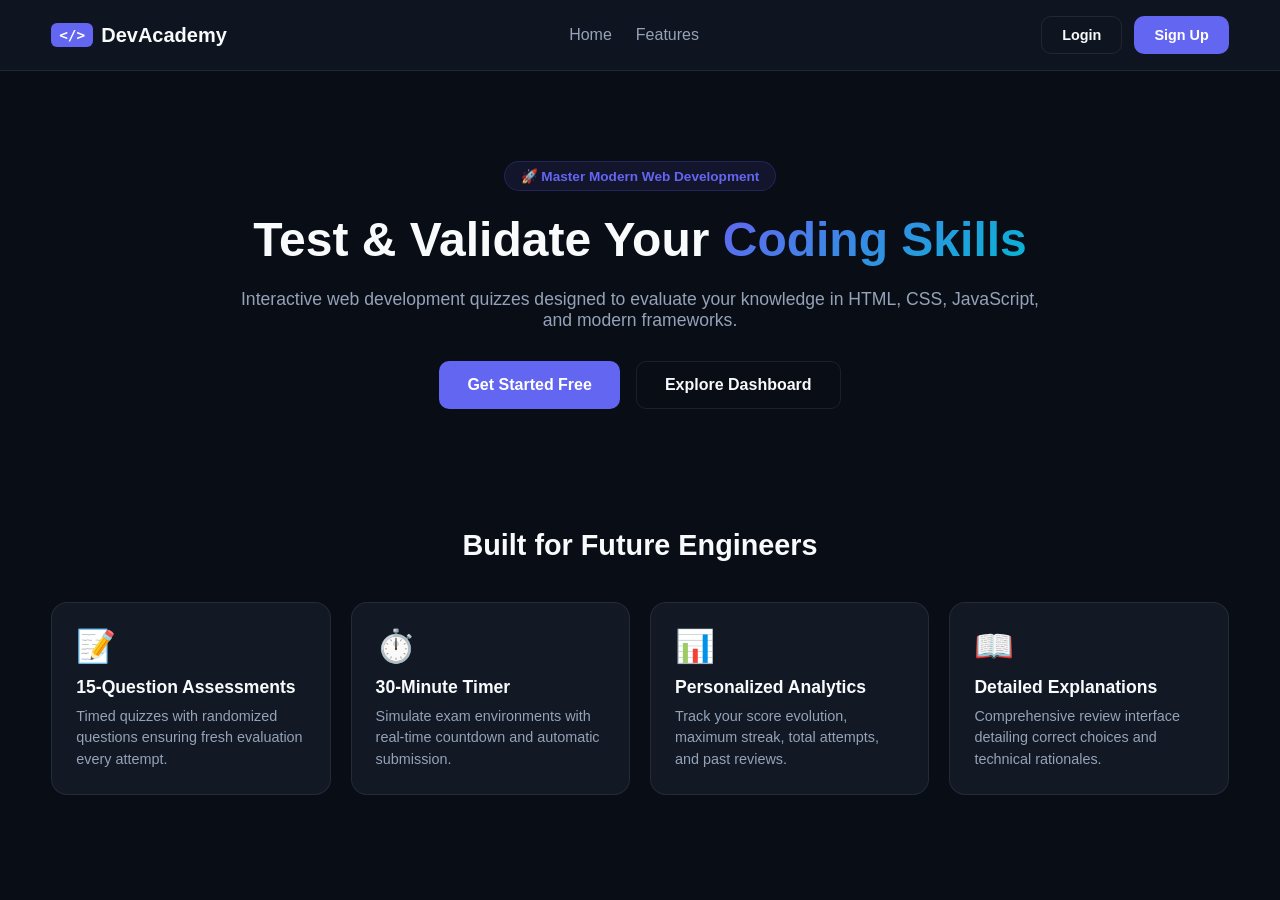
<file: index.html>
<!DOCTYPE html>
<html lang="en">
<head>
    <meta charset="UTF-8">
    <meta name="viewport" content="width=device-width, initial-scale=1.0">
    <title>DevAcademy — Web Development Learning & Quiz</title>
    <link rel="stylesheet" href="style.css">
</head>
<body>
    <header class="navbar">
        <div class="nav-container">
            <a href="index.html" class="brand">
                <span class="brand-badge">&lt;/&gt;</span> DevAcademy
            </a>
            <nav class="nav-menu">
                <a href="index.html">Home</a>
                <a href="#features">Features</a>
            </nav>
            <div class="nav-actions" id="navActions">
                <a href="login.html" class="btn btn-outline">Login</a>
                <a href="signup.html" class="btn btn-primary">Sign Up</a>
            </div>
        </div>
    </header>

    <main class="content-body">
        <section class="hero">
            <div class="hero-badge">🚀 Master Modern Web Development</div>
            <h1>Test & Validate Your <span class="gradient-text">Coding Skills</span></h1>
            <p>Interactive web development quizzes designed to evaluate your knowledge in HTML, CSS, JavaScript, and modern frameworks.</p>
            <div class="hero-cta">
                <a href="signup.html" id="heroStartBtn" class="btn btn-primary btn-lg">Get Started Free</a>
                <a href="login.html" id="heroExploreBtn" class="btn btn-outline btn-lg">Explore Dashboard</a>
            </div>
        </section>

        <section class="features-section" id="features">
            <h2 class="section-title">Built for Future Engineers</h2>
            <div class="features-grid">
                <div class="feature-card">
                    <div class="feature-icon">📝</div>
                    <h3>15-Question Assessments</h3>
                    <p>Timed quizzes with randomized questions ensuring fresh evaluation every attempt.</p>
                </div>
                <div class="feature-card">
                    <div class="feature-icon">⏱️</div>
                    <h3>30-Minute Timer</h3>
                    <p>Simulate exam environments with real-time countdown and automatic submission.</p>
                </div>
                <div class="feature-card">
                    <div class="feature-icon">📊</div>
                    <h3>Personalized Analytics</h3>
                    <p>Track your score evolution, maximum streak, total attempts, and past reviews.</p>
                </div>
                <div class="feature-card">
                    <div class="feature-icon">📖</div>
                    <h3>Detailed Explanations</h3>
                    <p>Comprehensive review interface detailing correct choices and technical rationales.</p>
                </div>
            </div>
        </section>
    </main>

    <script src="script.js"></script>
</body>
</html>
</file>
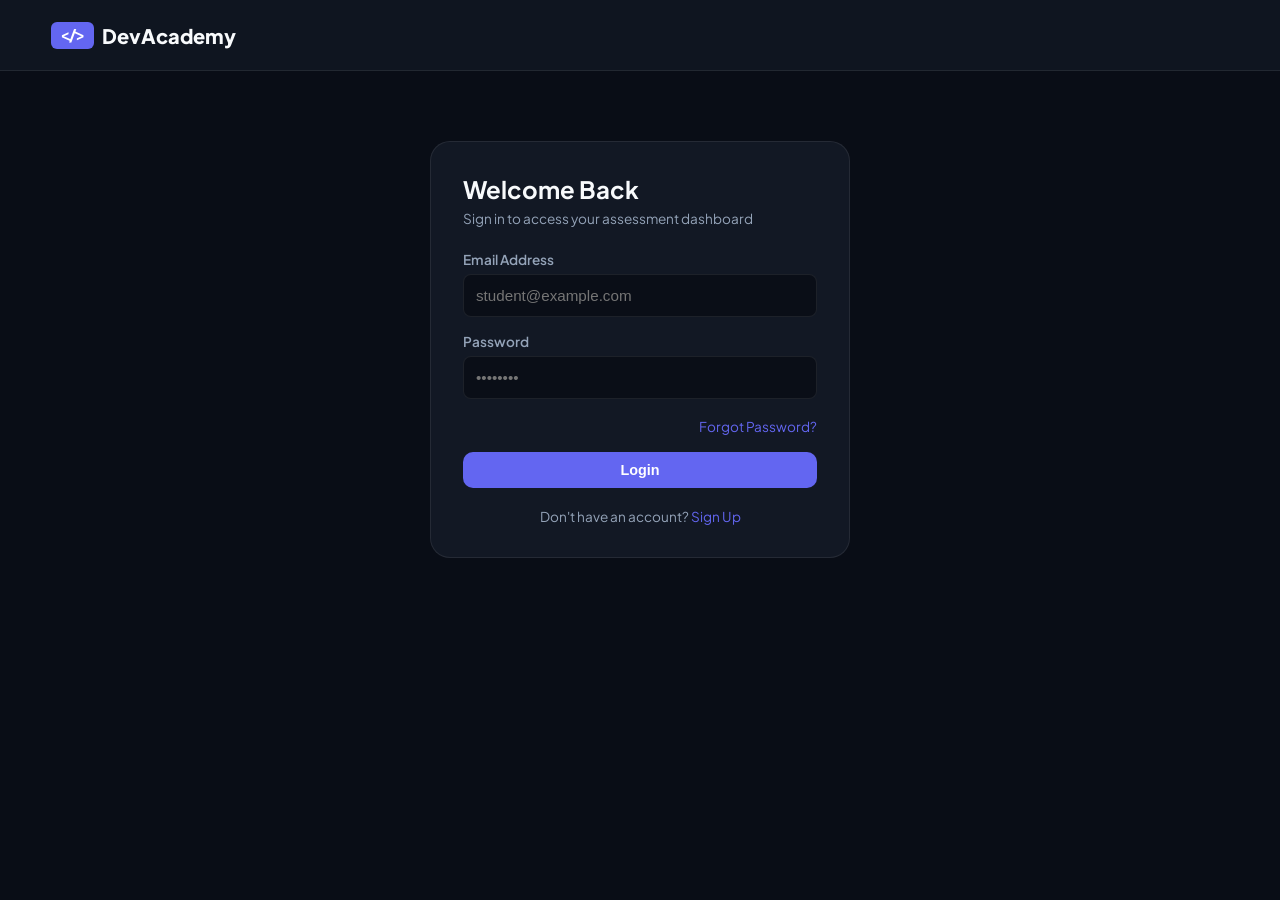
<file: dashboard.html>
<!DOCTYPE html>
<html lang="en">
<head>
    <meta charset="UTF-8">
    <meta name="viewport" content="width=device-width, initial-scale=1.0">
    <title>Student Dashboard — DevAcademy</title>
    <link rel="stylesheet" href="style.css">
</head>
<body>
    <header class="navbar">
        <div class="nav-container">
            <a href="index.html" class="brand"><span class="brand-badge">&lt;/&gt;</span> DevAcademy</a>
            <div class="nav-actions">
                <a href="index.html" class="btn btn-outline">← Back to Home</a>
                <button class="btn btn-primary" id="logoutBtn">Logout</button>
            </div>
        </div>
    </header>

    <main class="content-body">
        <div class="dashboard-header">
            <h1>Welcome back, <span id="dashStudentName">Student</span> 👋</h1>
            <p>Track your evaluation stats or launch a new technical quiz.</p>
        </div>

        <div class="stats-row">
            <div class="stat-card">
                <span class="stat-icon">🏆</span>
                <div>
                    <span class="stat-label">Best Score</span>
                    <h3 id="statBestScore">0/15 (0%)</h3>
                </div>
            </div>
            <div class="stat-card">
                <span class="stat-icon">📈</span>
                <div>
                    <span class="stat-label">Total Attempts</span>
                    <h3 id="statAttempts">0</h3>
                </div>
            </div>
            <div class="stat-card">
                <span class="stat-icon">⚡</span>
                <div>
                    <span class="stat-label">Last Score</span>
                    <h3 id="statLastScore">--</h3>
                </div>
            </div>
        </div>

        <div class="courses-section">
            <h2>Available Skill Assessments</h2>
            <div class="courses-grid">
                <div class="course-card">
                    <div class="course-badge">Core Assessment</div>
                    <h3>Web Development Assessment</h3>
                    <p>15 Questions • 30 Minutes • HTML, CSS, JS & Modern Web Architecture</p>
                    <a href="quiz.html" class="btn btn-primary">Start Assessment</a>
                </div>
            </div>
        </div>
    </main>

    <script src="dashboard.js"></script>
</body>
</html>
</file>
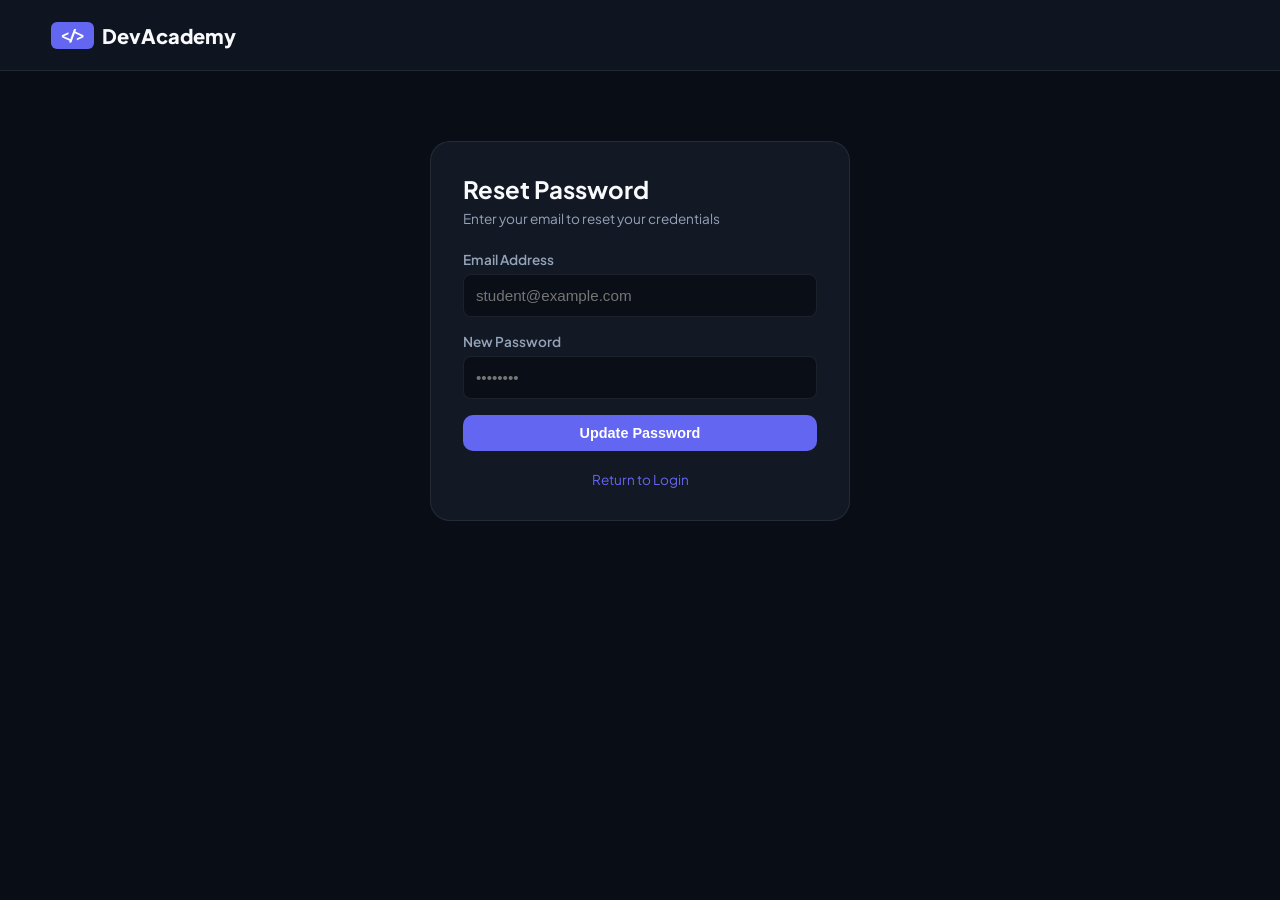
<file: forgot-password.html>
<!DOCTYPE html>
<html lang="en">
<head>
    <meta charset="UTF-8">
    <meta name="viewport" content="width=device-width, initial-scale=1.0">
    <title>Reset Password — DevAcademy</title>
    <link href="https://fonts.googleapis.com/css2?family=Plus+Jakarta+Sans:wght@400;500;600;700;800&family=JetBrains+Mono:wght@500;700&display=swap" rel="stylesheet">
    <link rel="stylesheet" href="style.css">
</head>
<body>
    <header class="navbar">
        <div class="nav-container">
            <a href="index.html" class="brand"><span class="brand-badge">&lt;/&gt;</span> DevAcademy</a>
        </div>
    </header>

    <main class="content-body">
        <div class="auth-card">
            <h2>Reset Password</h2>
            <p class="auth-sub">Enter your email to reset your credentials</p>
            <form id="forgotForm">
                <div class="form-group">
                    <label>Email Address</label>
                    <input type="email" id="forgotEmail" required placeholder="student@example.com">
                </div>
                <div class="form-group">
                    <label>New Password</label>
                    <input type="password" id="forgotNewPassword" required placeholder="••••••••">
                </div>
                <button type="submit" class="btn btn-primary btn-block">Update Password</button>
            </form>
            <p class="auth-footer"><a href="login.html">Return to Login</a></p>
        </div>
    </main>

    <script src="forgot-password.js"></script>
</body>
</html>
</file>
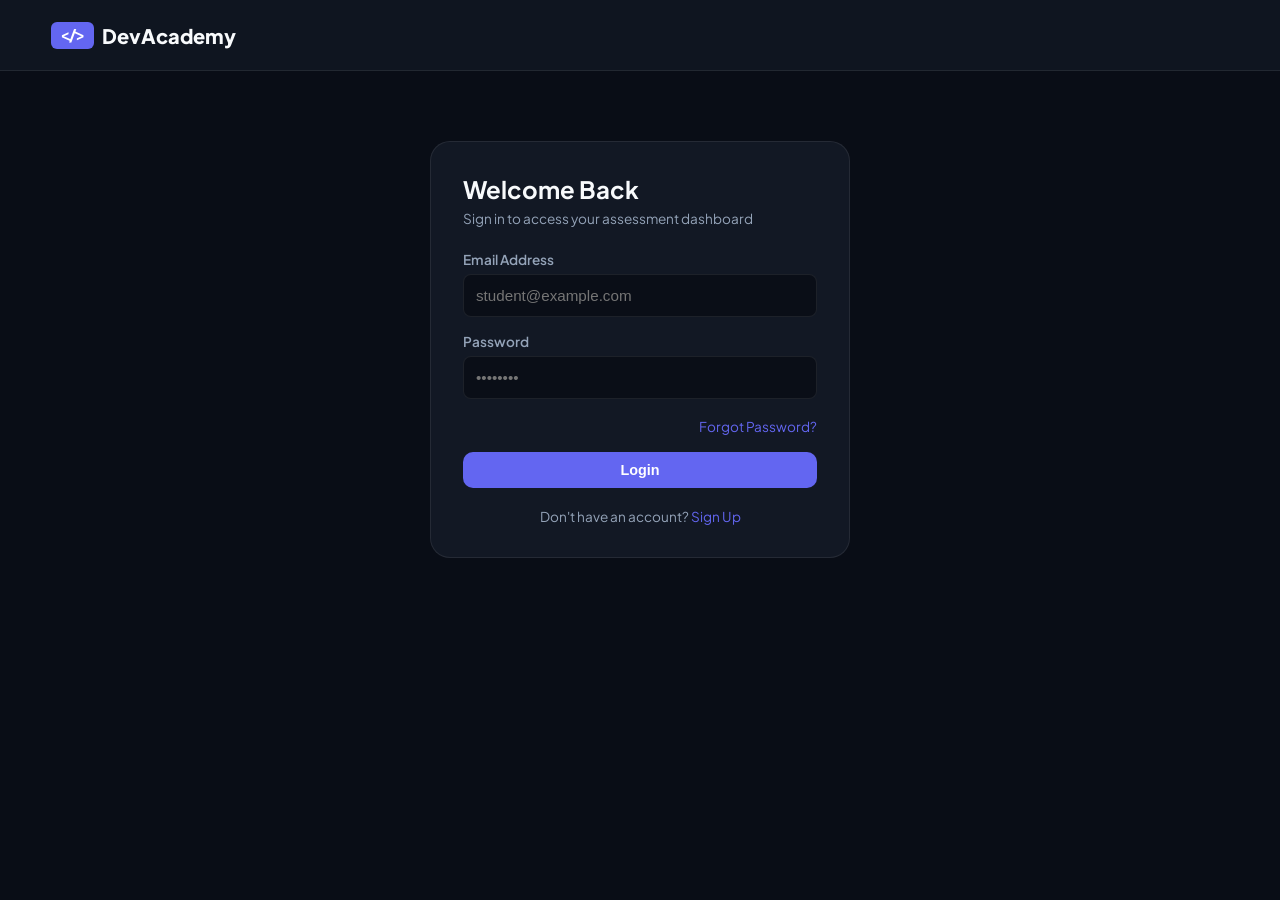
<file: login.html>
<!DOCTYPE html>
<html lang="en">
<head>
    <meta charset="UTF-8">
    <meta name="viewport" content="width=device-width, initial-scale=1.0">
    <title>Login — DevAcademy</title>
    <link href="https://fonts.googleapis.com/css2?family=Plus+Jakarta+Sans:wght@400;500;600;700;800&family=JetBrains+Mono:wght@500;700&display=swap" rel="stylesheet">
    <link rel="stylesheet" href="style.css">
</head>
<body>
    <header class="navbar">
        <div class="nav-container">
            <a href="index.html" class="brand"><span class="brand-badge">&lt;/&gt;</span> DevAcademy</a>
        </div>
    </header>

    <main class="content-body">
        <div class="auth-card">
            <h2>Welcome Back</h2>
            <p class="auth-sub">Sign in to access your assessment dashboard</p>
            <form id="loginForm">
                <div class="form-group">
                    <label>Email Address</label>
                    <input type="email" id="loginEmail" required placeholder="student@example.com">
                </div>
                <div class="form-group">
                    <label>Password</label>
                    <input type="password" id="loginPassword" required placeholder="••••••••">
                </div>
                <div class="form-options">
                    <a href="forgot-password.html">Forgot Password?</a>
                </div>
                <button type="submit" class="btn btn-primary btn-block">Login</button>
            </form>
            <p class="auth-footer">Don't have an account? <a href="signup.html">Sign Up</a></p>
        </div>
    </main>

    <script src="login.js"></script>
</body>
</html>
</file>
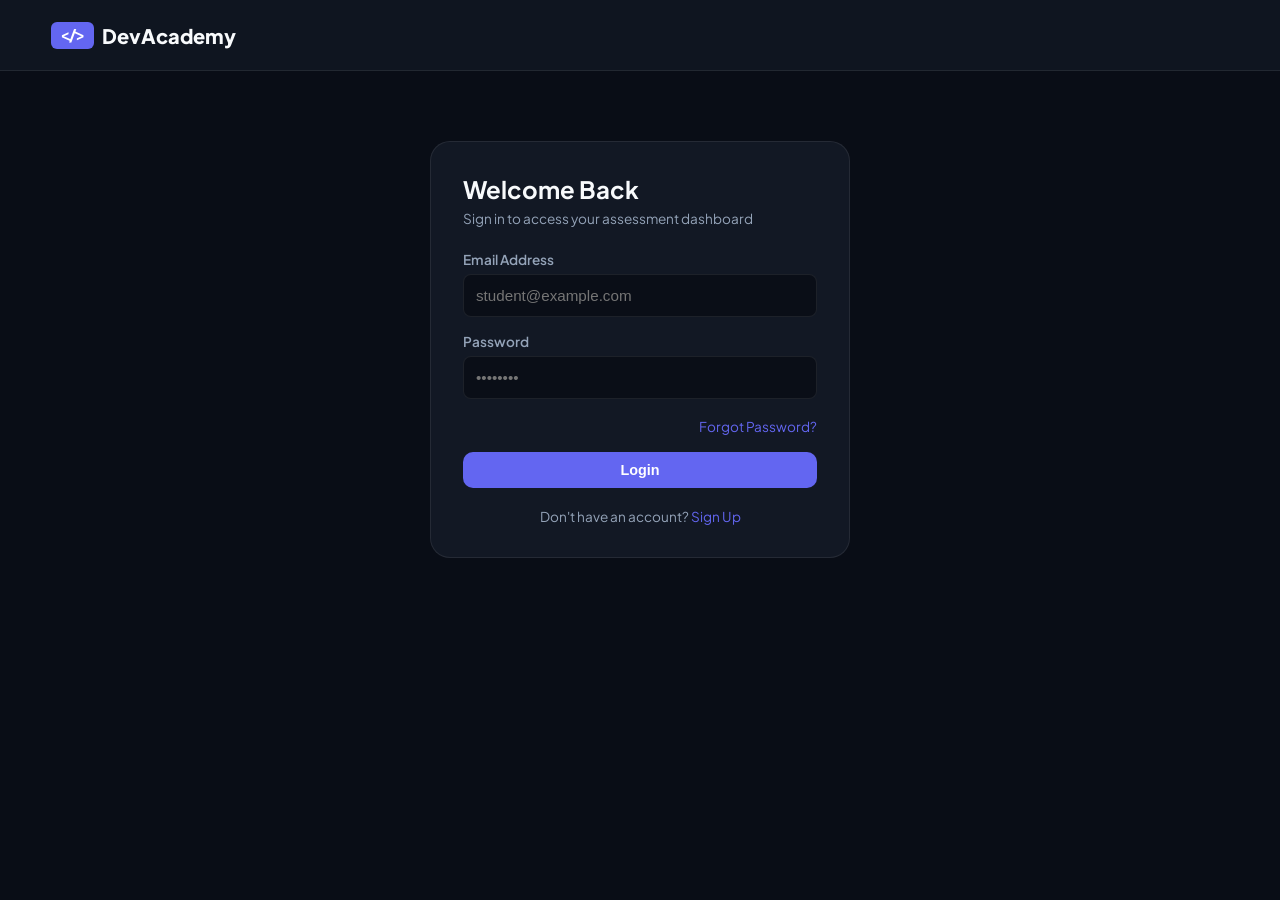
<file: quiz.html>
<!DOCTYPE html>
<html lang="en">
<head>
    <meta charset="UTF-8">
    <meta name="viewport" content="width=device-width, initial-scale=1.0">
    <title>Assessment — DevAcademy</title>
    <link href="https://fonts.googleapis.com/css2?family=Plus+Jakarta+Sans:wght@400;500;600;700;800&family=JetBrains+Mono:wght@500;700&display=swap" rel="stylesheet">
    <link rel="stylesheet" href="style.css">
</head>
<body>
    <header class="navbar">
        <div class="nav-container">
            <a href="dashboard.html" class="brand"><span class="brand-badge">&lt;/&gt;</span> DevAcademy</a>
        </div>
    </header>

    <main class="content-body">
        <div class="quiz-container">
            <div class="quiz-header">
                <div>
                    <span class="quiz-tag">Question <span id="quizCurrentIndex">1</span> of 15</span>
                    <h2>Web Development Assessment</h2>
                </div>
                <div class="timer-box">
                    <span class="timer-label">Time Remaining</span>
                    <span id="timerDisplay" class="timer-value">30:00</span>
                </div>
            </div>

            <div class="quiz-progress">
                <div class="quiz-progress-bar" id="quizProgressBar"></div>
            </div>

            <div class="quiz-body">
                <h3 id="questionText" class="question-text">Loading question...</h3>
                <div id="optionsContainer" class="options-container"></div>
            </div>

            <div class="quiz-footer">
                <button class="btn btn-outline" id="prevBtn">Previous</button>
                <button class="btn btn-primary" id="nextBtn">Next</button>
                <button class="btn btn-success" id="submitBtn">Submit Quiz</button>
            </div>
        </div>
    </main>

    <script src="questions.js"></script>
    <script src="quiz.js"></script>
</body>
</html>
</file>
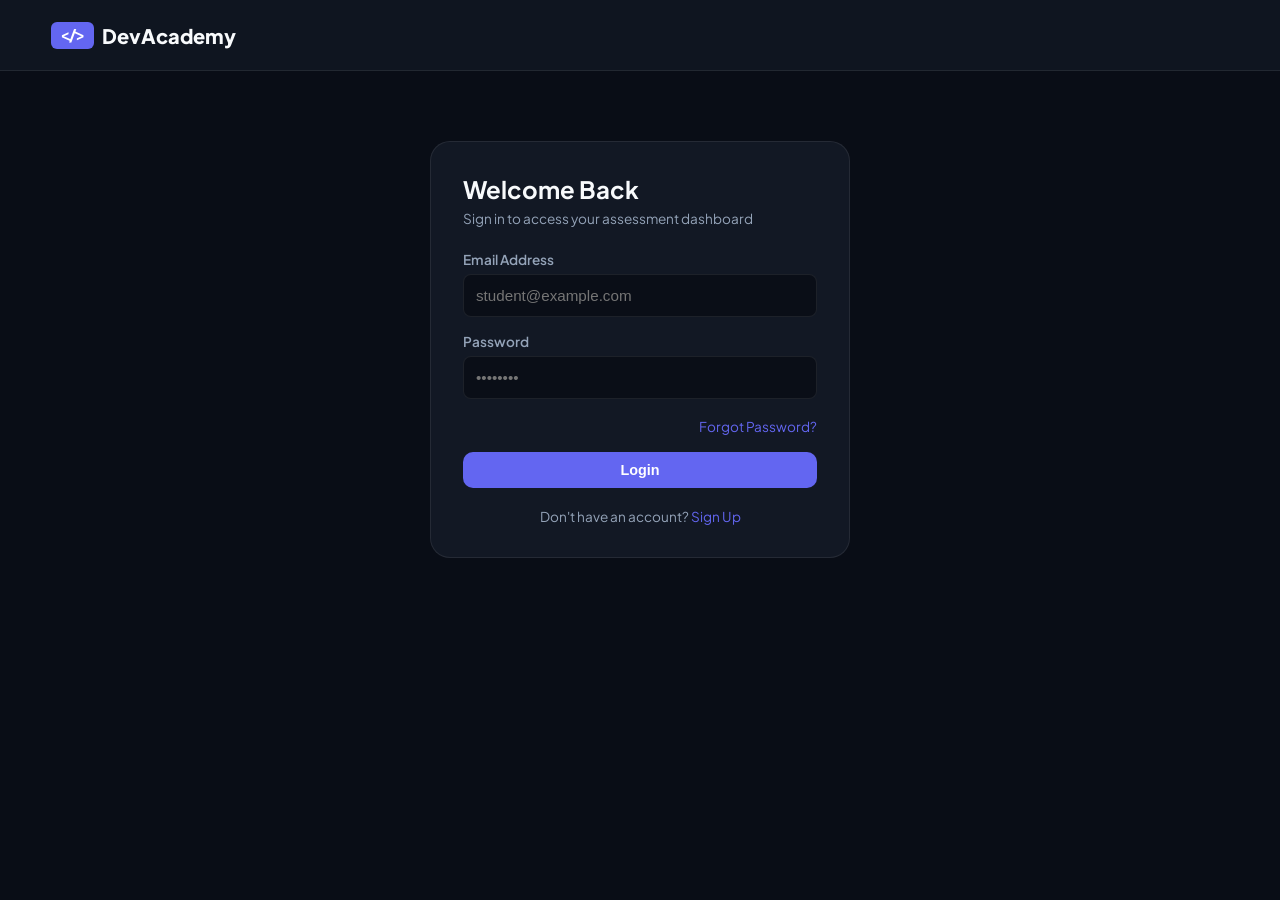
<file: result.html>
<!DOCTYPE html>
<html lang="en">
<head>
    <meta charset="UTF-8">
    <meta name="viewport" content="width=device-width, initial-scale=1.0">
    <title>Assessment Results — DevAcademy</title>
    <link href="https://fonts.googleapis.com/css2?family=Plus+Jakarta+Sans:wght@400;500;600;700;800&family=JetBrains+Mono:wght@500;700&display=swap" rel="stylesheet">
    <link rel="stylesheet" href="style.css">
</head>
<body>
    <header class="navbar">
        <div class="nav-container">
            <a href="dashboard.html" class="brand"><span class="brand-badge">&lt;/&gt;</span> DevAcademy</a>
        </div>
    </header>

    <main class="content-body">
        <div class="result-card">
            <div class="result-badge" id="resultBadge">Passed</div>
            <h2>Assessment Completed!</h2>
            <p id="resultFeedback">Great job on finishing the assessment.</p>

            <div class="score-display">
                <span id="resultScore" class="big-score">0 / 15</span>
                <span id="resultPercentage" class="percentage-score">0%</span>
            </div>

            <div class="result-stats">
                <div>
                    <span>Best Score</span>
                    <strong id="resultBest">0%</strong>
                </div>
                <div>
                    <span>Total Attempts</span>
                    <strong id="resultAttempts">1</strong>
                </div>
            </div>

            <div class="result-actions">
                <a href="review.html" class="btn btn-primary">Review Answers</a>
                <a href="dashboard.html" class="btn btn-outline">Back to Dashboard</a>
            </div>
        </div>
    </main>

    <script src="result.js"></script>
</body>
</html>
</file>
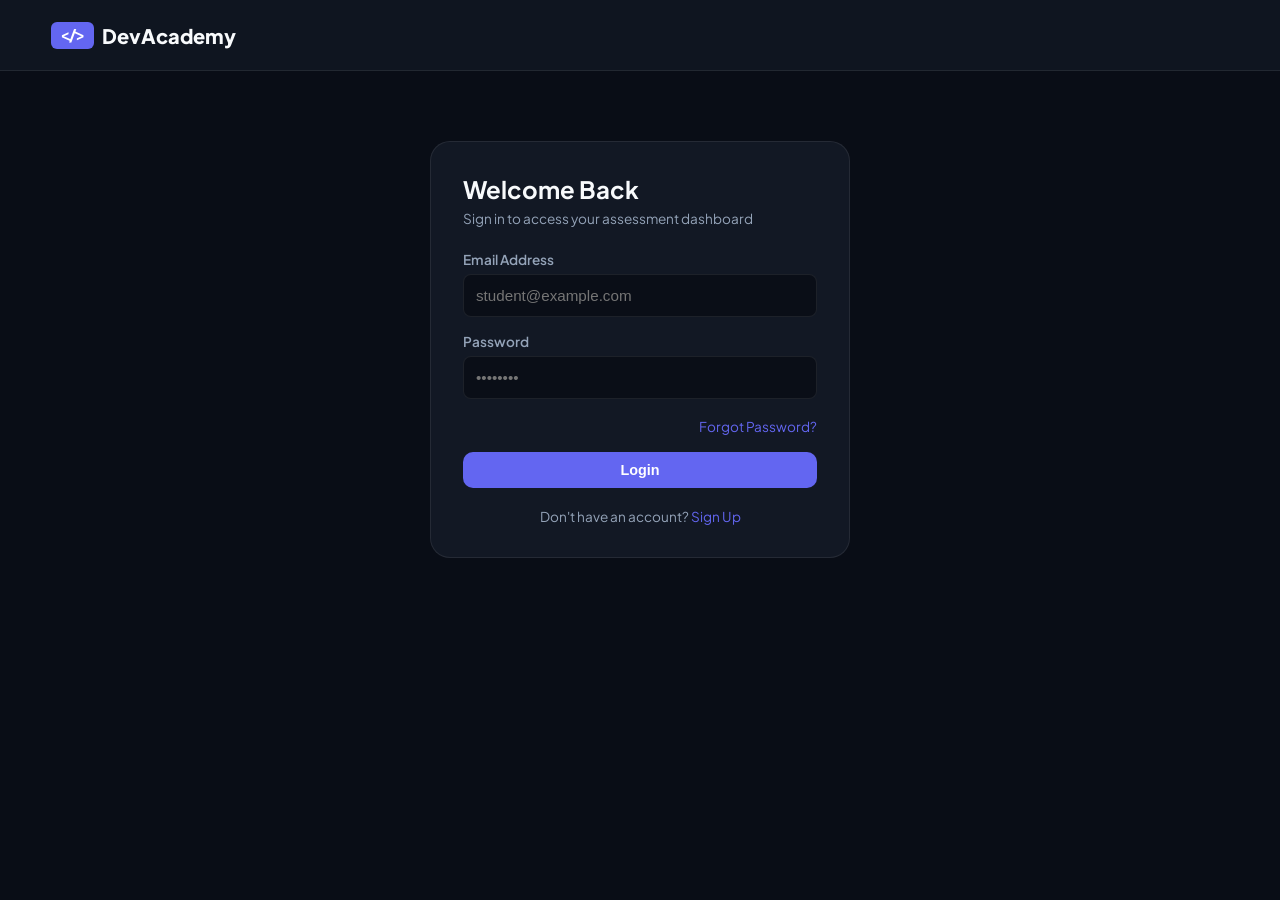
<file: review.html>
<!DOCTYPE html>
<html lang="en">
<head>
    <meta charset="UTF-8">
    <meta name="viewport" content="width=device-width, initial-scale=1.0">
    <title>Review Answers — DevAcademy</title>
    <link href="https://fonts.googleapis.com/css2?family=Plus+Jakarta+Sans:wght@400;500;600;700;800&family=JetBrains+Mono:wght@500;700&display=swap" rel="stylesheet">
    <link rel="stylesheet" href="style.css">
</head>
<body>
    <header class="navbar">
        <div class="nav-container">
            <a href="dashboard.html" class="brand"><span class="brand-badge">&lt;/&gt;</span> DevAcademy</a>
            <a href="dashboard.html" class="btn btn-outline">Back to Dashboard</a>
        </div>
    </header>

    <main class="content-body">
        <div class="review-container">
            <div class="review-header">
                <h2>Answer Key & Explanations</h2>
            </div>
            <div id="reviewFeed" class="review-feed"></div>
        </div>
    </main>

    <script src="questions.js"></script>
    <script src="review.js"></script>
</body>
</html>
</file>
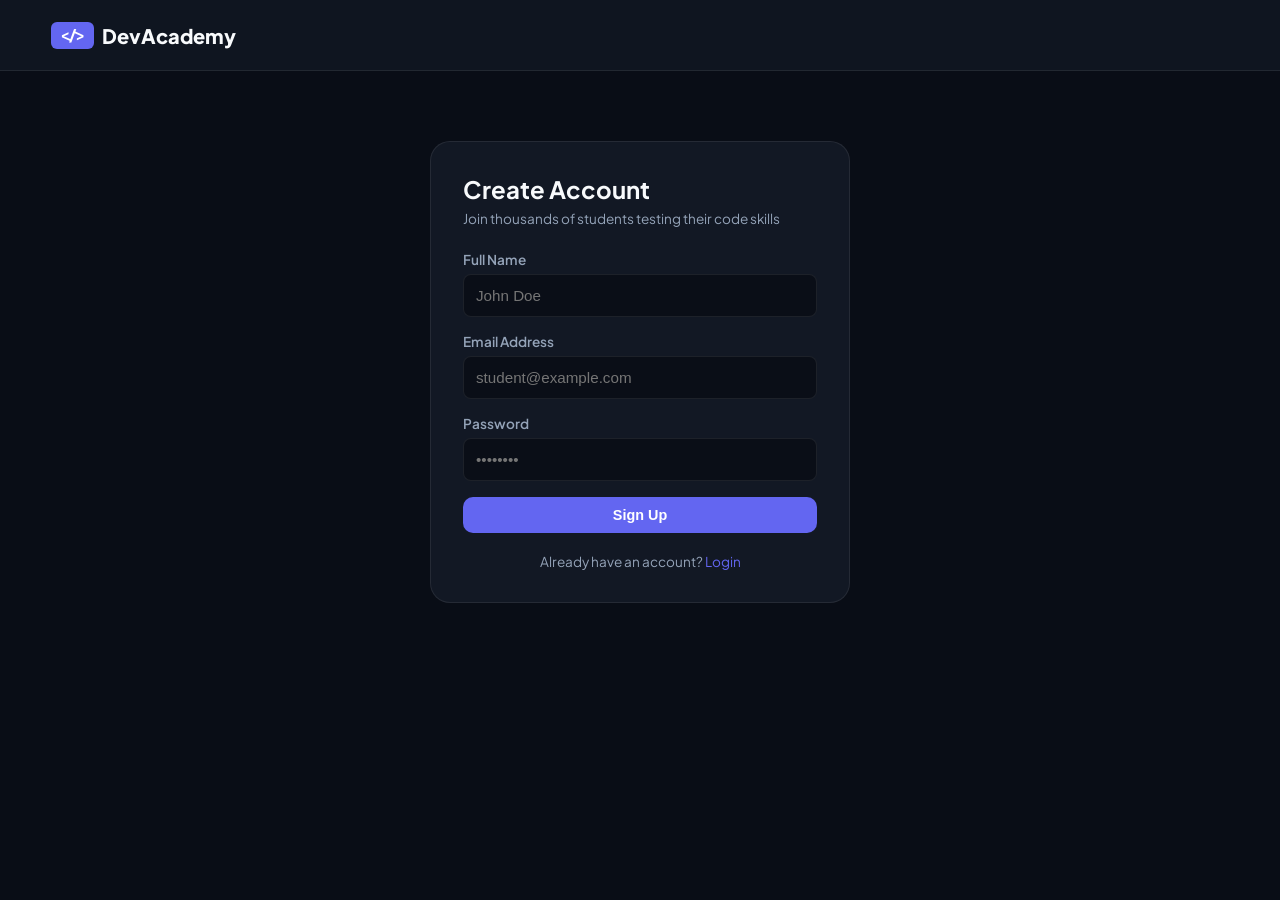
<file: signup.html>
<!DOCTYPE html>
<html lang="en">
<head>
    <meta charset="UTF-8">
    <meta name="viewport" content="width=device-width, initial-scale=1.0">
    <title>Sign Up — DevAcademy</title>
    <link href="https://fonts.googleapis.com/css2?family=Plus+Jakarta+Sans:wght@400;500;600;700;800&family=JetBrains+Mono:wght@500;700&display=swap" rel="stylesheet">
    <link rel="stylesheet" href="style.css">
</head>
<body>
    <header class="navbar">
        <div class="nav-container">
            <a href="index.html" class="brand"><span class="brand-badge">&lt;/&gt;</span> DevAcademy</a>
        </div>
    </header>

    <main class="content-body">
        <div class="auth-card">
            <h2>Create Account</h2>
            <p class="auth-sub">Join thousands of students testing their code skills</p>
            <form id="signupForm">
                <div class="form-group">
                    <label>Full Name</label>
                    <input type="text" id="signupName" required placeholder="John Doe">
                </div>
                <div class="form-group">
                    <label>Email Address</label>
                    <input type="email" id="signupEmail" required placeholder="student@example.com">
                </div>
                <div class="form-group">
                    <label>Password</label>
                    <input type="password" id="signupPassword" required placeholder="••••••••">
                </div>
                <button type="submit" class="btn btn-primary btn-block">Sign Up</button>
            </form>
            <p class="auth-footer">Already have an account? <a href="login.html">Login</a></p>
        </div>
    </main>

    <script src="signup.js"></script>
</body>
</html>
</file>
<file: style.css>
* {
    margin: 0;
    padding: 0;
    box-sizing: border-box;
}

:root {
    --bg-dark: #090d16;
    --card-bg: #121824;
    --border-color: rgba(255, 255, 255, 0.08);
    --primary: #6366f1;
    --primary-hover: #4f46e5;
    --secondary: #06b6d4;
    --success: #10b981;
    --danger: #ef4444;
    --warning: #f59e0b;
    --text-primary: #f8fafc;
    --text-secondary: #94a3b8;
}

body {
    background-color: var(--bg-dark);
    color: var(--text-primary);
    font-family: 'Plus Jakarta Sans', sans-serif;
    min-height: 100vh;
    display: flex;
    flex-direction: column;
}

.navbar {
    background: rgba(18, 24, 36, 0.8);
    backdrop-filter: blur(12px);
    border-bottom: 1px solid var(--border-color);
    position: sticky;
    top: 0;
    z-index: 100;
}

.nav-container {
    width: min(1200px, 92%);
    margin: 0 auto;
    height: 70px;
    display: flex;
    align-items: center;
    justify-content: space-between;
}

.brand {
    font-size: 1.25rem;
    font-weight: 800;
    color: var(--text-primary);
    text-decoration: none;
    display: flex;
    align-items: center;
    gap: 8px;
}

.brand-badge {
    background: var(--primary);
    color: #fff;
    font-family: 'JetBrains Mono', monospace;
    font-size: 0.9rem;
    padding: 4px 8px;
    border-radius: 6px;
}

.nav-menu {
    display: flex;
    gap: 24px;
}

.nav-menu a {
    color: var(--text-secondary);
    text-decoration: none;
    font-weight: 500;
    transition: color 0.2s;
}

.nav-menu a:hover {
    color: var(--text-primary);
}

.nav-actions {
    display: flex;
    gap: 12px;
}

.content-body {
    flex: 1;
    width: min(1200px, 92%);
    margin: 30px auto;
}

.btn {
    padding: 10px 20px;
    border-radius: 10px;
    font-weight: 600;
    font-size: 0.9rem;
    cursor: pointer;
    border: none;
    transition: all 0.2s;
    text-decoration: none;
    display: inline-flex;
    align-items: center;
    justify-content: center;
}

.btn-primary { background: var(--primary); color: #fff; }
.btn-primary:hover { background: var(--primary-hover); }

.btn-outline { background: transparent; border: 1px solid var(--border-color); color: var(--text-primary); }
.btn-outline:hover { background: rgba(255, 255, 255, 0.05); }

.btn-success { background: var(--success); color: #fff; }
.btn-success:hover { filter: brightness(0.9); }

.btn-lg { padding: 14px 28px; font-size: 1rem; }
.btn-block { width: 100%; }

.hero {
    text-align: center;
    padding: 60px 0;
    max-width: 800px;
    margin: 0 auto;
}

.hero-badge {
    display: inline-block;
    background: rgba(99, 102, 241, 0.1);
    color: var(--primary);
    border: 1px solid rgba(99, 102, 241, 0.2);
    padding: 6px 16px;
    border-radius: 20px;
    font-size: 0.85rem;
    font-weight: 600;
    margin-bottom: 20px;
}

.hero h1 {
    font-size: 3rem;
    font-weight: 800;
    line-height: 1.2;
    margin-bottom: 20px;
}

.gradient-text {
    background: linear-gradient(135deg, var(--primary), var(--secondary));
    -webkit-background-clip: text;
    -webkit-text-fill-color: transparent;
}

.hero p {
    color: var(--text-secondary);
    font-size: 1.1rem;
    margin-bottom: 30px;
}

.hero-cta {
    display: flex;
    gap: 16px;
    justify-content: center;
}

.features-section {
    padding: 60px 0;
}

.section-title {
    text-align: center;
    font-size: 1.8rem;
    margin-bottom: 40px;
}

.features-grid {
    display: grid;
    grid-template-columns: repeat(auto-fit, minmax(250px, 1fr));
    gap: 20px;
}

.feature-card {
    background: var(--card-bg);
    border: 1px solid var(--border-color);
    padding: 24px;
    border-radius: 16px;
}

.feature-icon {
    font-size: 2rem;
    margin-bottom: 12px;
}

.feature-card h3 {
    font-size: 1.1rem;
    margin-bottom: 8px;
}

.feature-card p {
    color: var(--text-secondary);
    font-size: 0.9rem;
    line-height: 1.5;
}

.auth-card {
    background: var(--card-bg);
    border: 1px solid var(--border-color);
    max-width: 420px;
    margin: 40px auto;
    padding: 32px;
    border-radius: 20px;
}

.auth-card h2 {
    font-size: 1.5rem;
    margin-bottom: 6px;
}

.auth-sub {
    color: var(--text-secondary);
    font-size: 0.85rem;
    margin-bottom: 24px;
}

.form-group {
    margin-bottom: 16px;
}

.form-group label {
    display: block;
    font-size: 0.85rem;
    font-weight: 600;
    margin-bottom: 6px;
    color: var(--text-secondary);
}

.form-group input {
    width: 100%;
    padding: 12px;
    background: #0a0e17;
    border: 1px solid var(--border-color);
    border-radius: 8px;
    color: var(--text-primary);
    font-size: 0.95rem;
}

.form-options {
    text-align: right;
    margin-bottom: 16px;
}

.form-options a, .auth-footer a {
    color: var(--primary);
    text-decoration: none;
    font-size: 0.85rem;
}

.auth-footer {
    text-align: center;
    margin-top: 20px;
    font-size: 0.85rem;
    color: var(--text-secondary);
}

.dashboard-header {
    margin-bottom: 30px;
}

.stats-row {
    display: grid;
    grid-template-columns: repeat(auto-fit, minmax(220px, 1fr));
    gap: 20px;
    margin-bottom: 40px;
}

.stat-card {
    background: var(--card-bg);
    border: 1px solid var(--border-color);
    padding: 20px;
    border-radius: 16px;
    display: flex;
    align-items: center;
    gap: 16px;
}

.stat-icon {
    font-size: 2rem;
}

.stat-label {
    font-size: 0.8rem;
    color: var(--text-secondary);
    text-transform: uppercase;
    letter-spacing: 0.5px;
}

.stat-card h3 {
    font-size: 1.25rem;
    margin-top: 4px;
}

.courses-grid {
    display: grid;
    gap: 20px;
    margin-top: 20px;
}

.course-card {
    background: var(--card-bg);
    border: 1px solid var(--border-color);
    padding: 28px;
    border-radius: 20px;
    position: relative;
}

.course-badge {
    position: absolute;
    top: 20px;
    right: 20px;
    background: rgba(6, 182, 212, 0.1);
    color: var(--secondary);
    padding: 4px 12px;
    border-radius: 20px;
    font-size: 0.75rem;
    font-weight: 700;
}

.course-card h3 {
    font-size: 1.3rem;
    margin-bottom: 8px;
}

.course-card p {
    color: var(--text-secondary);
    margin-bottom: 20px;
}

.quiz-container {
    background: var(--card-bg);
    border: 1px solid var(--border-color);
    border-radius: 20px;
    padding: 30px;
    max-width: 800px;
    margin: 0 auto;
}

.quiz-header {
    display: flex;
    justify-content: space-between;
    align-items: center;
    margin-bottom: 20px;
}

.quiz-tag {
    color: var(--primary);
    font-size: 0.85rem;
    font-weight: 700;
}

.timer-box {
    background: #0a0e17;
    border: 1px solid var(--border-color);
    padding: 8px 16px;
    border-radius: 10px;
    text-align: right;
}

.timer-label {
    display: block;
    font-size: 0.7rem;
    color: var(--text-secondary);
    text-transform: uppercase;
}

.timer-value {
    font-family: 'JetBrains Mono', monospace;
    font-size: 1.2rem;
    font-weight: 700;
    color: var(--warning);
}

.quiz-progress {
    height: 6px;
    background: #0a0e17;
    border-radius: 10px;
    overflow: hidden;
    margin-bottom: 30px;
}

.quiz-progress-bar {
    height: 100%;
    width: 0%;
    background: var(--primary);
    transition: width 0.3s;
}

.question-text {
    font-size: 1.2rem;
    margin-bottom: 24px;
    line-height: 1.4;
}

.options-container {
    display: flex;
    flex-direction: column;
    gap: 12px;
    margin-bottom: 30px;
}

.option-btn {
    background: #0a0e17;
    border: 1px solid var(--border-color);
    padding: 14px 18px;
    border-radius: 10px;
    color: var(--text-primary);
    font-size: 0.95rem;
    text-align: left;
    cursor: pointer;
    transition: all 0.2s;
    display: flex;
    align-items: center;
    gap: 12px;
}

.option-btn:hover {
    border-color: var(--primary);
    background: rgba(99, 102, 241, 0.05);
}

.option-btn.selected {
    border-color: var(--primary);
    background: rgba(99, 102, 241, 0.15);
}

.option-btn .opt-key {
    background: rgba(255, 255, 255, 0.08);
    padding: 2px 8px;
    border-radius: 4px;
    font-size: 0.8rem;
    font-weight: 700;
}

.quiz-footer {
    display: flex;
    justify-content: space-between;
    align-items: center;
}

.result-card {
    background: var(--card-bg);
    border: 1px solid var(--border-color);
    border-radius: 20px;
    padding: 40px;
    max-width: 500px;
    margin: 20px auto;
    text-align: center;
}

.result-badge {
    display: inline-block;
    padding: 6px 16px;
    border-radius: 20px;
    font-size: 0.85rem;
    font-weight: 700;
    background: rgba(16, 185, 129, 0.1);
    color: var(--success);
    margin-bottom: 16px;
}

.score-display {
    margin: 24px 0;
}

.big-score {
    display: block;
    font-size: 3rem;
    font-weight: 800;
}

.percentage-score {
    color: var(--secondary);
    font-size: 1.25rem;
    font-weight: 700;
}

.result-stats {
    display: flex;
    justify-content: space-around;
    background: #0a0e17;
    padding: 16px;
    border-radius: 12px;
    margin-bottom: 24px;
}

.result-stats span {
    display: block;
    font-size: 0.75rem;
    color: var(--text-secondary);
}

.result-actions {
    display: flex;
    gap: 12px;
}

.review-container {
    max-width: 800px;
    margin: 0 auto;
}

.review-header {
    display: flex;
    justify-content: space-between;
    align-items: center;
    margin-bottom: 24px;
}

.review-feed {
    display: flex;
    flex-direction: column;
    gap: 16px;
}

.review-card {
    background: var(--card-bg);
    border: 1px solid var(--border-color);
    padding: 20px;
    border-radius: 16px;
}

.review-card.correct { border-left: 4px solid var(--success); }
.review-card.incorrect { border-left: 4px solid var(--danger); }

.review-card h4 {
    font-size: 1rem;
    margin-bottom: 12px;
}

.review-ans {
    font-size: 0.85rem;
    margin-bottom: 6px;
}

.review-ans.user-ans { color: var(--text-secondary); }
.review-ans.correct-ans { color: var(--success); font-weight: 600; }

.review-explanation {
    margin-top: 10px;
    padding-top: 10px;
    border-top: 1px solid var(--border-color);
    font-size: 0.85rem;
    color: var(--secondary);
}

@media (max-width: 768px) {
    .nav-menu { display: none; }
    .hero h1 { font-size: 2.2rem; }
    .quiz-footer { flex-wrap: wrap; gap: 10px; }
    .result-actions { flex-direction: column; }
}
</file>
